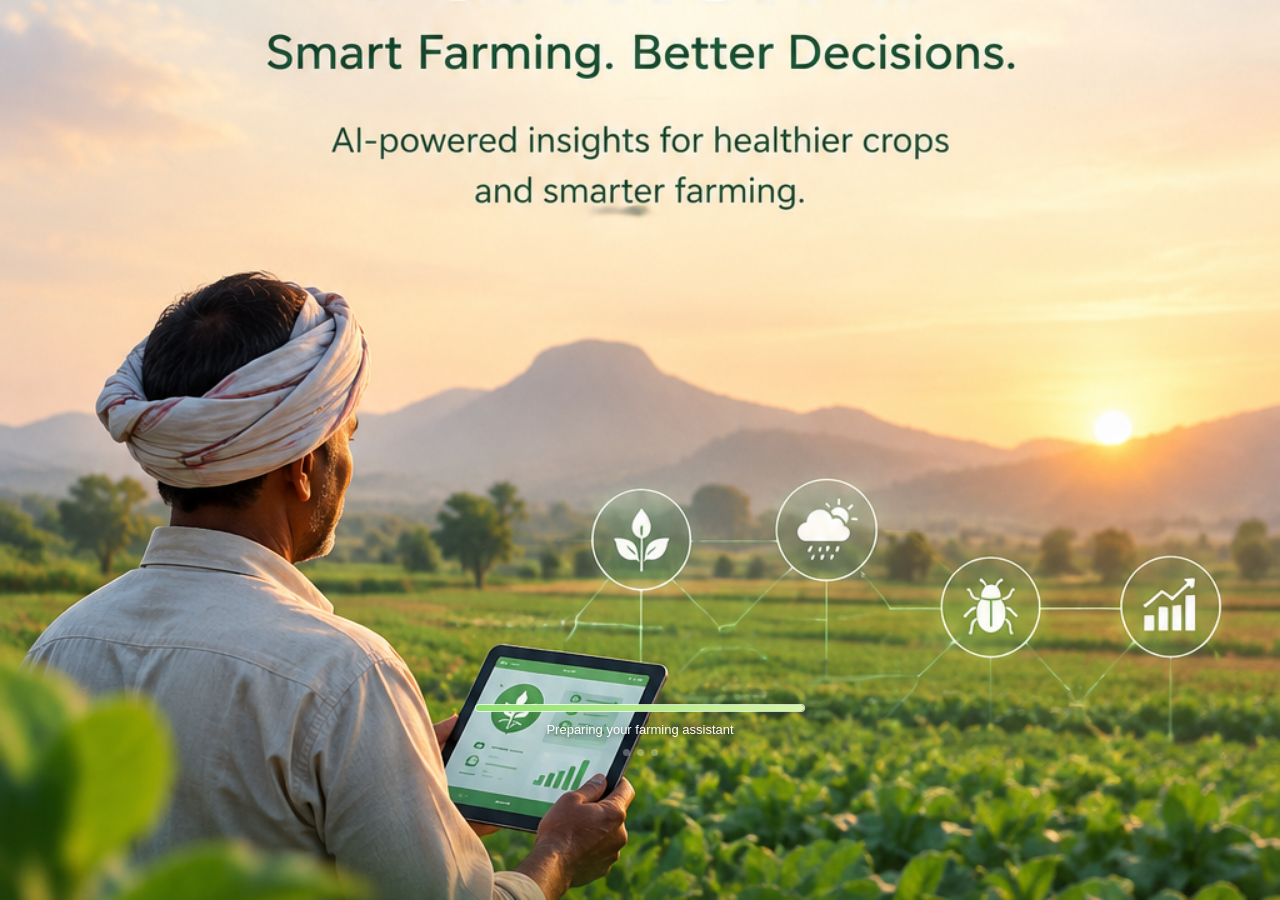
<file: index.html>
<!DOCTYPE html>
<html lang="en">

<head>

    <meta charset="UTF-8">

    <meta name="viewport"
          content="width=device-width, initial-scale=1.0">

    <title>FarmerAI</title>

    <link rel="stylesheet" href="style.css">

</head>


<body>


    <!-- =====================================================
         SPLASH SCREEN
    ====================================================== -->

    <section id="splash-screen">

        <img
            src="assets/logo/splash.png"
            alt="FarmerAI"
            class="splash-image"
        >

        <div class="real-loader">

            <div class="loading-bar">

                <div class="loading-progress"></div>

            </div>

            <p class="loading-text">
                Preparing your farming assistant
                <span class="typing-dots"></span>
            </p>

            <div class="loading-dots">

                <span></span>
                <span></span>
                <span></span>

            </div>

        </div>

    </section>



    <!-- =====================================================
         FARMER AI MAIN PAGE
    ====================================================== -->

    <section id="setup-screen">

        <div class="farmer-page">


            <!-- ================= HEADER ================= -->

            <header class="farmer-header">

                <div class="brand">

                    <span class="brand-icon">
                        🌾
                    </span>

                    <div>

                        <h2>FarmerAI</h2>

                        <p>Smart Farming Assistant</p>

                    </div>

                </div>

            </header>



            <!-- ================= MAIN ================= -->

            <main class="farmer-content">


                <!-- ================= HERO ================= -->

                <section class="hero-section">


                    <!-- LEFT SIDE TEXT -->

                    <div class="hero-text">

                        <div class="intro-badge">
                            ✨ AI-Powered Farming
                        </div>


                        <h1>

                            Your farm.
                            <br>

                            <span>Our intelligence.</span>

                        </h1>


                        <p>

                            Tell us about your farm and crop to receive
                            localized recommendations and AI-powered
                            farming insights.

                        </p>

                    </div>



                    <!-- RIGHT SIDE FARMER IMAGE -->

                    <div class="hero-image">

                        <img
                            src="assets/logo/farmer.png"
                            alt="Farmer working in a field"
                        >

                    </div>


                </section>



                <!-- ================= FOUR FEATURES ================= -->

                <section class="features-section">


                    <!-- ================= CARD 1 ================= -->

                    <div 
                    class="feature-card" 
                    onclick="window.location.href='crop.html'" 
                    >

                        <div class="feature-image">

                            <img
                                src="assets/logo/weather.jpeg"
                                alt="Crop Recommendations"
                            >

                        </div>


                        <div class="feature-content">

                            <div class="feature-icon">
                                🌱
                            </div>

                            <h2>
                                Crop Recommendations
                            </h2>

                            <p>
                                Get localized recommendations
                                for your crops.
                            </p>

                            <span class="feature-arrow">
                                Explore →
                            </span>

                        </div>

                    </div>



                    <!-- ================= CARD 2 ================= -->

                    <div
                    class="feature-card"
                    onclick="window.location.href='disease.html'"
                    >

                        <div class="feature-image">

                            <img
                                src="assets/logo/disease.jpeg"
                                alt="Disease Detection"
                            >

                        </div>


                        <div class="feature-content">

                            <div class="feature-icon">
                                📷
                            </div>

                            <h2>
                                Disease Detection
                            </h2>

                            <p>
                                Upload a leaf photo to check
                                for possible diseases.
                            </p>

                            <span class="feature-arrow">
                                Check Crop Health →
                            </span>

                        </div>

                    </div>



                    <!-- ================= CARD 3 ================= -->

                    <!-- ================= CARD 3 ================= -->

                    <div 
                        class="feature-card" 
                        onclick="window.location.href='market.html'"
                        style="cursor:pointer;"
                    >

                        <div class="feature-image">

                            <img
                                src="assets/logo/market.jpeg"
                                alt="Market Prices"
                            >

                        </div>


                        <div class="feature-content">

                            <div class="feature-icon">
                                💰
                            </div>

                            <h2>
                                Market Prices
                            </h2>

                            <p>
                                Check crop prices and
                                market trends.
                            </p>

                            <span class="feature-arrow">
                                View Market Prices →
                            </span>

                        </div>

                    </div>



                    <!-- ================= CARD 4 ================= -->

                    <div 
                    class="feature-card" 
                    onclick="window.location.href='schemes.html'"
                   >

                        <div class="feature-image">

                            <img
                                src="assets/logo/sceme.jpeg"
                                alt="Farmer Schemes"
                            >

                        </div>


                        <div class="feature-content">

                            <div class="feature-icon">
                                📋
                            </div>

                            <h2>
                                Farmer Schemes
                            </h2>

                            <p>
                                Discover government schemes
                                and farmer benefits.
                            </p>

                            <span class="feature-arrow">
                                Explore Schemes →
                            </span>

                        </div>

                    </div>


                </section>


            </main>

        </div>

    </section>



    <!-- ================= JAVASCRIPT ================= -->

    <script src="script.js"></script>
    <script>
if ("serviceWorker" in navigator) {
    navigator.serviceWorker.register("./service-worker.js")
    .then(() => {
        console.log("Crop Connect offline support enabled");
    })
    .catch(error => {
        console.log("Offline setup error:", error);
    });
}
</script>
<div id="offlineStatus"></div>

<script>
function checkConnection() {

    const status =
        document.getElementById("offlineStatus");

    if (navigator.onLine) {
        status.innerHTML = "🟢 Online";
        status.style.color = "green";
    } else {
        status.innerHTML =
            "🔴 Offline Mode — Using saved data";
        status.style.color = "red";
    }
}

window.addEventListener("online", checkConnection);
window.addEventListener("offline", checkConnection);

checkConnection();
</script>

</body>

</html>
</file>
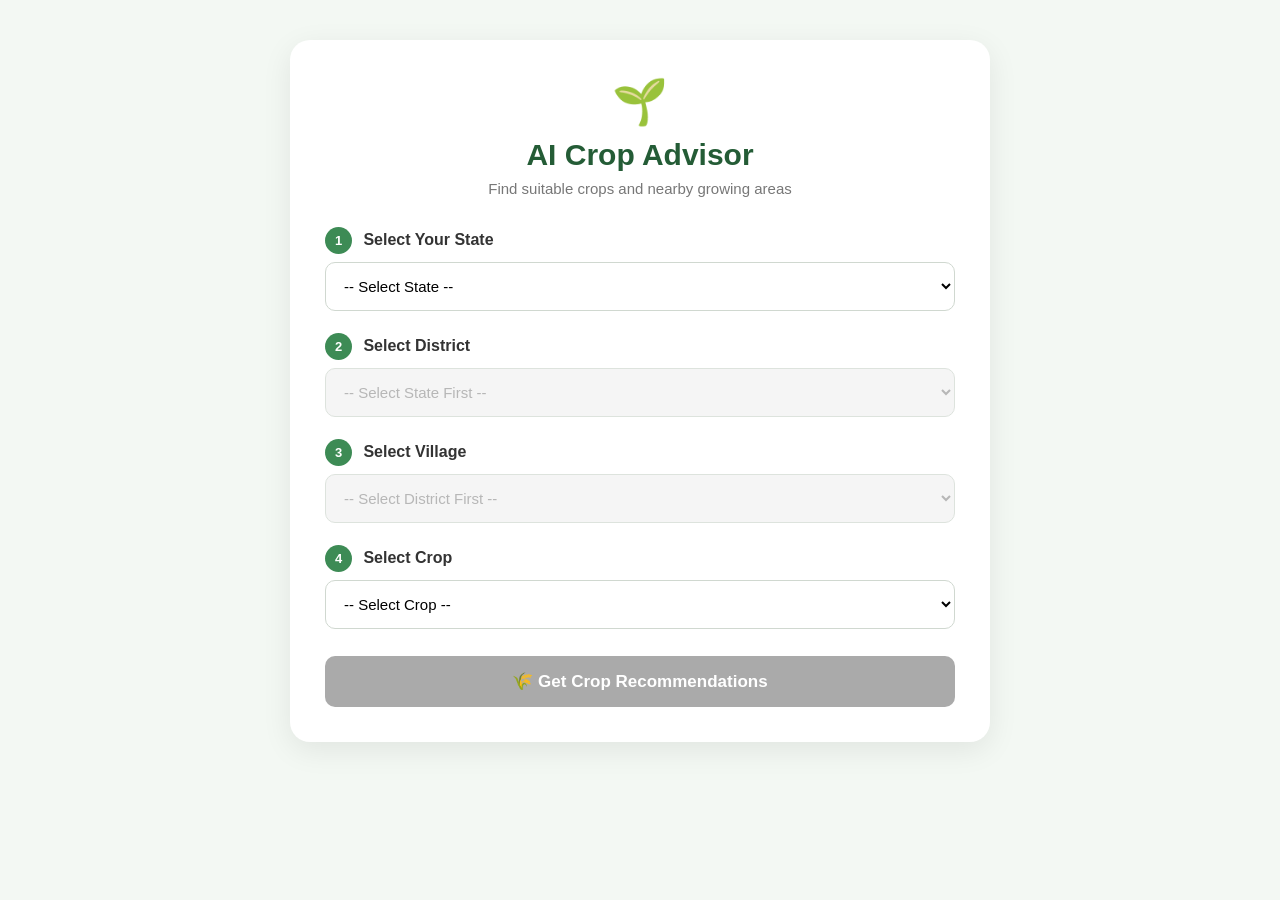
<file: crop.html>
<!DOCTYPE html>
<html lang="en">
<head>
<meta charset="UTF-8">
<meta name="viewport" content="width=device-width, initial-scale=1.0">

<title>AI Crop Advisor</title>

<style>

* {
    margin: 0;
    padding: 0;
    box-sizing: border-box;
    font-family: Arial, sans-serif;
}

body {
    background: #f3f8f3;
    min-height: 100vh;
    padding: 40px 20px;
}

.container {
    width: 100%;
    max-width: 700px;
    margin: auto;
    background: white;
    padding: 35px;
    border-radius: 20px;
    box-shadow: 0 8px 30px rgba(0,0,0,0.08);
}

.header {
    text-align: center;
    margin-bottom: 30px;
}

.header .icon {
    font-size: 45px;
    margin-bottom: 10px;
}

.header h1 {
    color: #245c36;
    font-size: 30px;
    margin-bottom: 8px;
}

.header p {
    color: #777;
    font-size: 15px;
}

.step {
    margin-bottom: 22px;
}

.step label {
    display: block;
    font-weight: bold;
    color: #333;
    margin-bottom: 8px;
}

.step-number {
    display: inline-flex;
    width: 27px;
    height: 27px;
    background: #3d8b55;
    color: white;
    border-radius: 50%;
    align-items: center;
    justify-content: center;
    font-size: 13px;
    margin-right: 7px;
}

select {
    width: 100%;
    padding: 14px;
    border: 1px solid #d0d8d0;
    border-radius: 10px;
    font-size: 15px;
    background: white;
    cursor: pointer;
    outline: none;
}

select:focus {
    border-color: #3d8b55;
    box-shadow: 0 0 0 3px rgba(61,139,85,0.1);
}

select:disabled {
    background: #f1f1f1;
    color: #999;
    cursor: not-allowed;
}

.recommend-btn {
    width: 100%;
    padding: 15px;
    margin-top: 5px;
    border: none;
    border-radius: 10px;
    background: #245c36;
    color: white;
    font-size: 17px;
    font-weight: bold;
    cursor: pointer;
    transition: 0.3s;
}

.recommend-btn:hover {
    background: #1c482b;
    transform: translateY(-1px);
}

.recommend-btn:disabled {
    background: #aaa;
    cursor: not-allowed;
    transform: none;
}

/* RESULTS */

.results {
    display: none;
    margin-top: 30px;
}

.results-title {
    color: #245c36;
    font-size: 23px;
    margin-bottom: 8px;
}

.location-summary {
    background: #f1f8f2;
    padding: 13px;
    border-radius: 9px;
    color: #555;
    margin-bottom: 20px;
}

.crop-main-card {
    background: #f7fbf7;
    border-left: 5px solid #3d8b55;
    padding: 20px;
    border-radius: 12px;
    margin-bottom: 20px;
}

.crop-main-card h3 {
    color: #245c36;
    font-size: 22px;
    margin-bottom: 8px;
}

.crop-main-card p {
    color: #666;
    line-height: 1.5;
}

.nearby-title {
    color: #333;
    font-size: 19px;
    margin-bottom: 12px;
}

.area-card {
    border: 1px solid #e0e5e0;
    border-radius: 12px;
    padding: 17px;
    margin-bottom: 12px;
    background: white;
}

.area-card h4 {
    color: #245c36;
    font-size: 17px;
    margin-bottom: 7px;
}

.area-card p {
    color: #666;
    font-size: 14px;
    margin: 5px 0;
}

.distance {
    display: inline-block;
    margin-top: 7px;
    padding: 5px 9px;
    background: #eaf5ec;
    color: #245c36;
    border-radius: 6px;
    font-size: 13px;
    font-weight: bold;
}

.info-box {
    margin-top: 20px;
    padding: 15px;
    background: #fff8e8;
    border-left: 4px solid #e3a72f;
    border-radius: 8px;
    color: #66501e;
    line-height: 1.5;
    font-size: 14px;
}

@media(max-width:600px) {

    .container {
        padding: 25px 20px;
    }

    .header h1 {
        font-size: 25px;
    }

}

</style>
</head>

<body>

<div class="container">

    <!-- HEADER -->

    <div class="header">

        <div class="icon">🌱</div>

        <h1>AI Crop Advisor</h1>

        <p>
            Find suitable crops and nearby growing areas
        </p>

    </div>


    <!-- STEP 1 -->

    <div class="step">

        <label>
            <span class="step-number">1</span>
            Select Your State
        </label>

        <select id="state">

            <option value="">
                -- Select State --
            </option>

            <option value="Maharashtra">
                Maharashtra
            </option>

            <option value="Karnataka">
                Karnataka
            </option>

            <option value="Gujarat">
                Gujarat
            </option>

            <option value="Madhya Pradesh">
                Madhya Pradesh
            </option>

            <option value="Uttar Pradesh">
                Uttar Pradesh
            </option>

        </select>

    </div>


    <!-- STEP 2 -->

    <div class="step">

        <label>
            <span class="step-number">2</span>
            Select District
        </label>

        <select id="district" disabled>

            <option>
                -- Select State First --
            </option>

        </select>

    </div>


    <!-- STEP 3 -->

    <div class="step">

        <label>
            <span class="step-number">3</span>
            Select Village
        </label>

        <select id="village" disabled>

            <option>
                -- Select District First --
            </option>

        </select>

    </div>


    <!-- STEP 4 -->

    <div class="step">

        <label>
            <span class="step-number">4</span>
            Select Crop
        </label>

        <select id="crop">

            <option value="">
                -- Select Crop --
            </option>

            <option value="Tomato">
                🍅 Tomato
            </option>

            <option value="Onion">
                🧅 Onion
            </option>

            <option value="Potato">
                🥔 Potato
            </option>

            <option value="Wheat">
                🌾 Wheat
            </option>

            <option value="Rice">
                🌾 Rice
            </option>

            <option value="Sugarcane">
                🎋 Sugarcane
            </option>

            <option value="Cotton">
                🌿 Cotton
            </option>

        </select>

    </div>


    <!-- BUTTON -->

    <button
        id="recommendBtn"
        class="recommend-btn"
        disabled>

        🌾 Get Crop Recommendations

    </button>


    <!-- RESULTS -->

    <div id="results" class="results">

        <h2 class="results-title">
            🌱 Crop Recommendation
        </h2>

        <div class="location-summary">

            📍 Your Location:
            <strong id="locationText"></strong>

        </div>


        <!-- SELECTED CROP -->

        <div class="crop-main-card">

            <h3 id="cropName">
                Tomato
            </h3>

            <p id="cropDescription">
                Loading crop information...
            </p>

        </div>


        <!-- NEARBY AREAS -->

        <h3 class="nearby-title">
            📍 Nearby Areas Where This Crop Is Found
        </h3>

        <div id="nearbyAreas"></div>


        <!-- INFORMATION -->

        <div class="info-box">

            💡 <strong>Farmer Tip:</strong>

            Nearby areas are shown first so that
            farmers can easily find locations where
            the selected crop is commonly cultivated
            or available.

        </div>

    </div>

</div>


<script>

/* ==========================================
   LOCATION DATA
   ========================================== */

const locationData = {

    "Maharashtra": {

        "Pune": [
            "Pune",
            "Haveli",
            "Khed",
            "Baramati",
            "Shirur",
            "Daund"
        ],

        "Nashik": [
            "Nashik",
            "Sinnar",
            "Igatpuri",
            "Dindori",
            "Niphad"
        ],

        "Nagpur": [
            "Nagpur",
            "Hingna",
            "Kamptee",
            "Katol",
            "Ramtek"
        ],

        "Kolhapur": [
            "Kolhapur",
            "Karveer",
            "Hatkanangale",
            "Shirol",
            "Panhala"
        ]

    },


    "Karnataka": {

        "Bangalore Urban": [
            "Bangalore",
            "Anekal",
            "Yelahanka"
        ],

        "Mysore": [
            "Mysore",
            "Hunsur",
            "Nanjangud"
        ],

        "Belgaum": [
            "Belgaum",
            "Gokak",
            "Bailhongal"
        ]

    },


    "Gujarat": {

        "Ahmedabad": [
            "Ahmedabad",
            "Daskroi",
            "Sanand"
        ],

        "Surat": [
            "Surat",
            "Bardoli",
            "Olpad"
        ]

    },


    "Madhya Pradesh": {

        "Indore": [
            "Indore",
            "Depalpur",
            "Sanwer"
        ],

        "Bhopal": [
            "Bhopal",
            "Berasia",
            "Phanda"
        ]

    },


    "Uttar Pradesh": {

        "Lucknow": [
            "Lucknow",
            "Mohan",
            "Malihabad"
        ],

        "Kanpur": [
            "Kanpur",
            "Bilhaur",
            "Ghatampur"
        ]

    }

};


/* ==========================================
   NEARBY CROP DATA
   ========================================== */

const cropData = {

    "Tomato": {

        description:
            "Tomato is commonly cultivated in many parts of Maharashtra. It grows well in suitable soil, temperature and irrigation conditions.",

        areas: {

            "Pune": [

                {
                    name: "Baramati",
                    distance: "Approx. 55 km",
                    market: "Baramati Agricultural Market"
                },

                {
                    name: "Khed",
                    distance: "Approx. 45 km",
                    market: "Khed Market"
                },

                {
                    name: "Shirur",
                    distance: "Approx. 65 km",
                    market: "Shirur Agricultural Market"
                }

            ],

            "Nashik": [

                {
                    name: "Niphad",
                    distance: "Approx. 40 km",
                    market: "Niphad Market"
                },

                {
                    name: "Dindori",
                    distance: "Approx. 35 km",
                    market: "Dindori Market"
                }

            ]

        }

    },


    "Onion": {

        description:
            "Onion is an important agricultural crop in Maharashtra. Nashik and nearby regions are well known for onion cultivation and markets.",

        areas: {

            "Pune": [

                {
                    name: "Baramati",
                    distance: "Approx. 55 km",
                    market: "Baramati Agricultural Market"
                },

                {
                    name: "Daund",
                    distance: "Approx. 65 km",
                    market: "Daund Market"
                }

            ],

            "Nashik": [

                {
                    name: "Lasalgaon",
                    distance: "Approx. 60 km",
                    market: "Lasalgaon APMC"
                },

                {
                    name: "Niphad",
                    distance: "Approx. 40 km",
                    market: "Niphad Market"
                }

            ]

        }

    },


    "Potato": {

        description:
            "Potato is a widely cultivated vegetable. It requires suitable soil, temperature and water availability.",

        areas: {

            "Pune": [

                {
                    name: "Khed",
                    distance: "Approx. 45 km",
                    market: "Khed Market"
                },

                {
                    name: "Shirur",
                    distance: "Approx. 65 km",
                    market: "Shirur Market"
                }

            ]

        }

    },


    "Wheat": {

        description:
            "Wheat is a major cereal crop and is generally cultivated during the rabi season under suitable climatic conditions.",

        areas: {

            "Pune": [

                {
                    name: "Baramati",
                    distance: "Approx. 55 km",
                    market: "Baramati Market"
                },

                {
                    name: "Daund",
                    distance: "Approx. 65 km",
                    market: "Daund Market"
                }

            ]

        }

    },


    "Rice": {

        description:
            "Rice generally requires adequate water availability and suitable soil and climatic conditions.",

        areas: {

            "Pune": [

                {
                    name: "Mulshi Region",
                    distance: "Approx. 40 km",
                    market: "Nearby agricultural market"
                }

            ],

            "Kolhapur": [

                {
                    name: "Karveer",
                    distance: "Approx. 15 km",
                    market: "Kolhapur Market"
                },

                {
                    name: "Shirol",
                    distance: "Approx. 30 km",
                    market: "Shirol Market"
                }

            ]

        }

    },


    "Sugarcane": {

        description:
            "Sugarcane requires a longer growing period and adequate water availability. It is an important commercial crop in parts of Maharashtra.",

        areas: {

            "Pune": [

                {
                    name: "Baramati",
                    distance: "Approx. 55 km",
                    market: "Baramati Agricultural Market"
                },

                {
                    name: "Daund",
                    distance: "Approx. 65 km",
                    market: "Daund Market"
                }

            ],

            "Kolhapur": [

                {
                    name: "Shirol",
                    distance: "Approx. 30 km",
                    market: "Shirol Market"
                }

            ]

        }

    },


    "Cotton": {

        description:
            "Cotton is an important commercial crop requiring suitable temperature, soil and water conditions.",

        areas: {

            "Nagpur": [

                {
                    name: "Katol",
                    distance: "Approx. 50 km",
                    market: "Katol Agricultural Market"
                },

                {
                    name: "Hingna",
                    distance: "Approx. 25 km",
                    market: "Hingna Market"
                }

            ]

        }

    }

};


/* ==========================================
   ELEMENTS
   ========================================== */

const stateSelect =
    document.getElementById("state");

const districtSelect =
    document.getElementById("district");

const villageSelect =
    document.getElementById("village");

const cropSelect =
    document.getElementById("crop");

const recommendBtn =
    document.getElementById("recommendBtn");

const results =
    document.getElementById("results");


/* ==========================================
   STATE → DISTRICT
   ========================================== */

stateSelect.addEventListener(
    "change",
    function() {

        const state = this.value;

        districtSelect.innerHTML =
            '<option value="">-- Select District --</option>';

        villageSelect.innerHTML =
            '<option value="">-- Select District First --</option>';

        districtSelect.disabled = true;
        villageSelect.disabled = true;

        recommendBtn.disabled = true;

        results.style.display = "none";


        if (!state) return;


        const districts =
            Object.keys(locationData[state]);


        districts.forEach(
            district => {

                const option =
                    document.createElement("option");

                option.value = district;
                option.textContent = district;

                districtSelect.appendChild(option);

            }
        );


        districtSelect.disabled = false;

    }
);


/* ==========================================
   DISTRICT → VILLAGE
   ========================================== */

districtSelect.addEventListener(
    "change",
    function() {

        const state =
            stateSelect.value;

        const district =
            this.value;


        villageSelect.innerHTML =
            '<option value="">-- Select Village --</option>';

        villageSelect.disabled = true;

        recommendBtn.disabled = true;


        if (!district) return;


        locationData[state][district]
        .forEach(
            village => {

                const option =
                    document.createElement("option");

                option.value = village;
                option.textContent = village;

                villageSelect.appendChild(option);

            }
        );


        villageSelect.disabled = false;

    }
);


/* ==========================================
   CHECK ALL FOUR OPTIONS
   ========================================== */

function checkForm() {

    if (
        stateSelect.value &&
        districtSelect.value &&
        villageSelect.value &&
        cropSelect.value
    ) {

        recommendBtn.disabled = false;

    }

    else {

        recommendBtn.disabled = true;

    }

}


villageSelect.addEventListener(
    "change",
    checkForm
);

cropSelect.addEventListener(
    "change",
    checkForm
);


/* ==========================================
   SHOW RECOMMENDATIONS
   ========================================== */

recommendBtn.addEventListener(
    "click",
    function() {

        const state =
            stateSelect.value;

        const district =
            districtSelect.value;

        const village =
            villageSelect.value;

        const crop =
            cropSelect.value;


        /* LOCATION */

        document.getElementById(
            "locationText"
        ).textContent =
            village +
            ", " +
            district +
            ", " +
            state;


        /* CROP NAME */

        document.getElementById(
            "cropName"
        ).textContent =
            "🌱 " + crop;


        /* DESCRIPTION */

        document.getElementById(
            "cropDescription"
        ).textContent =
            cropData[crop].description;


        /* NEARBY AREAS */

        const nearbyContainer =
            document.getElementById(
                "nearbyAreas"
            );


        nearbyContainer.innerHTML = "";


        let nearbyAreas = [];


        /*
           First try to find areas
           inside selected district.
        */

        if (
            cropData[crop].areas &&
            cropData[crop].areas[district]
        ) {

            nearbyAreas =
                cropData[crop].areas[district];

        }


        /*
           If no data is available
           for that district,
           show a message.
        */

        if (nearbyAreas.length === 0) {

            nearbyContainer.innerHTML = `

                <div class="area-card">

                    <h4>
                        📍 Nearby crop information
                    </h4>

                    <p>
                        Detailed nearby cultivation
                        data for ${crop} is not
                        available yet for ${district}.
                    </p>

                    <p>
                        This can be connected to a
                        real agricultural/location
                        database in the next version.
                    </p>

                </div>

            `;

        }


        /*
           Display available areas
        */

        nearbyAreas.forEach(
            area => {

                const card =
                    document.createElement("div");

                card.className =
                    "area-card";


                card.innerHTML = `

                    <h4>
                        📍 ${area.name}
                    </h4>

                    <p>
                        🏪 Market:
                        ${area.market}
                    </p>

                    <span class="distance">
                        📏 ${area.distance}
                    </span>

                `;


                nearbyContainer.appendChild(card);

            }
        );


        results.style.display =
            "block";


        /*
           Scroll to results
        */

        results.scrollIntoView({
            behavior: "smooth"
        });

    }
);

</script>

</body>
</html>
</file>
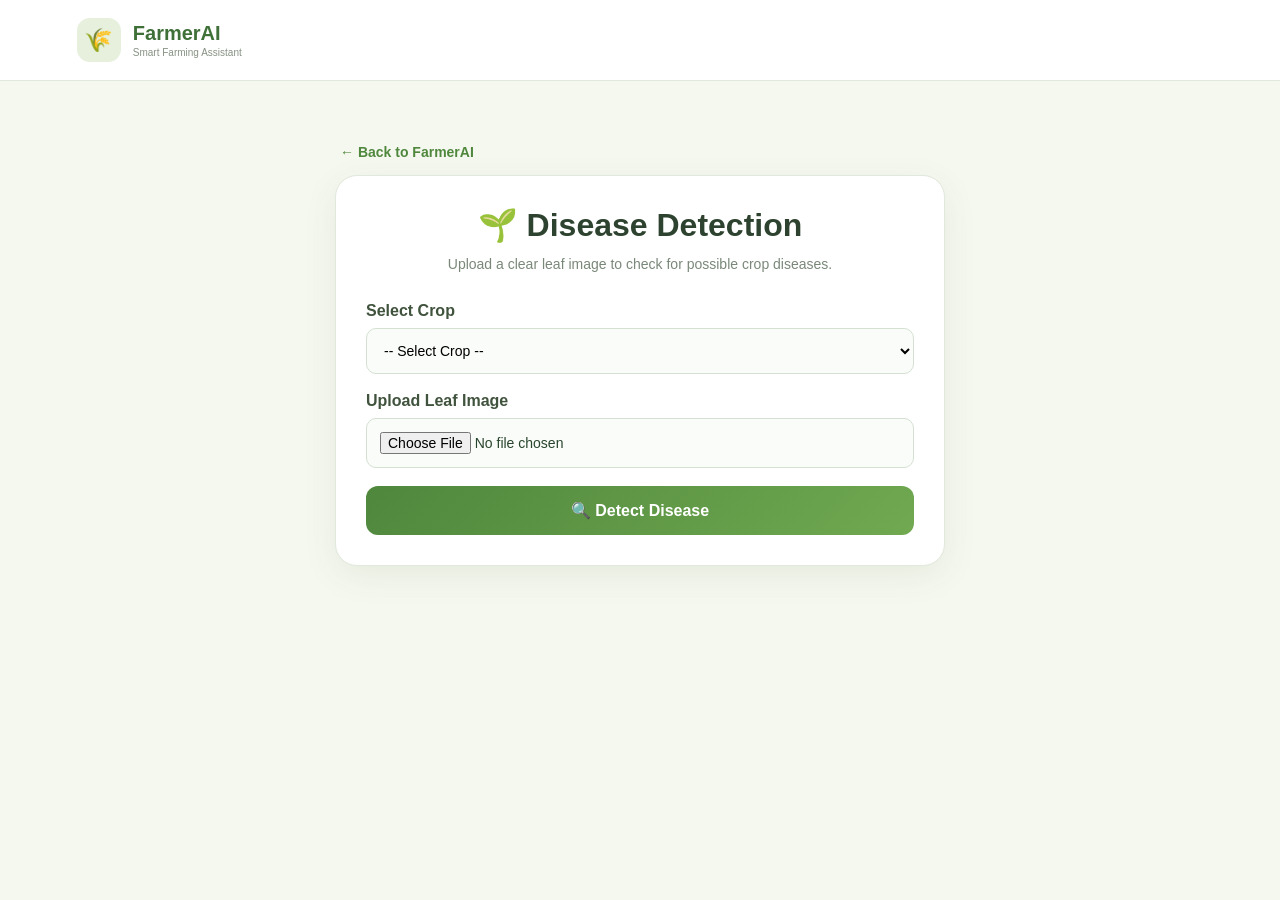
<file: disease.html>
<!DOCTYPE html>
<html lang="en">

<head>

    <meta charset="UTF-8">

    <meta name="viewport"
          content="width=device-width, initial-scale=1.0">

    <title>FarmerAI - Disease Detection</title>

    <style>

        * {
            box-sizing: border-box;
        }

        body {
            margin: 0;
            font-family: Arial, sans-serif;
            background: #f5f8ef;
            color: #29452d;
        }


        /* ================= HEADER ================= */

        .header {

            background: white;

            padding: 18px 6%;

            border-bottom: 1px solid #e1e8dc;

            display: flex;

            align-items: center;

            gap: 12px;

        }


        .logo-icon {

            width: 44px;
            height: 44px;

            display: flex;

            align-items: center;
            justify-content: center;

            background: #e6f0dc;

            border-radius: 13px;

            font-size: 23px;

        }


        .logo-text h2 {

            margin: 0;

            color: #3f7038;

            font-size: 20px;

        }


        .logo-text p {

            margin: 2px 0 0;

            color: #879284;

            font-size: 10px;

        }


        /* ================= CONTAINER ================= */

        .container {

            max-width: 650px;

            margin: 40px auto;

            padding: 0 20px;

        }


        /* ================= CARD ================= */

        .card {

            background: white;

            padding: 30px;

            border-radius: 22px;

            border: 1px solid #e1e8dc;

            box-shadow:
                0 10px 35px rgba(48, 76, 44, 0.08);

        }


        h1 {

            text-align: center;

            color: #2e432f;

            margin-top: 0;

            margin-bottom: 30px;

        }


        .subtitle {

            text-align: center;

            color: #7a8879;

            font-size: 14px;

            margin-top: -18px;

            margin-bottom: 30px;

        }


        /* ================= FORM ================= */

        label {

            display: block;

            font-weight: bold;

            margin: 18px 0 8px;

            color: #40533d;

        }


        select,
        input[type="file"] {

            width: 100%;

            padding: 13px;

            border: 1px solid #d5e1d0;

            border-radius: 10px;

            background: #fafcf9;

            font-size: 14px;

        }


        select:focus {

            outline: none;

            border-color: #6c9d54;

        }


        /* ================= PREVIEW ================= */

        .preview {

            width: 100%;

            max-height: 320px;

            object-fit: contain;

            margin-top: 18px;

            border-radius: 15px;

            display: none;

            border: 1px solid #dce7d7;

        }


        /* ================= BUTTON ================= */

        button {

            width: 100%;

            padding: 15px;

            margin-top: 18px;

            border: 0;

            border-radius: 12px;

            background: linear-gradient(
                135deg,
                #4f873d,
                #70a950
            );

            color: white;

            font-size: 16px;

            font-weight: bold;

            cursor: pointer;

        }


        button:hover {

            transform: translateY(-1px);

        }


        .remove {

            background: #edf5e9;

            color: #4f873d;

            border: 1px solid #b9cfb2;

            display: none;

        }


        /* ================= RESULT ================= */

        .result {

            display: none;

            margin-top: 25px;

            padding: 20px;

            border-radius: 15px;

            background: #f1f8ed;

            border: 1px solid #c8ddc0;

        }


        .result h2 {

            margin-top: 0;

            color: #3f7038;

            text-align: center;

        }


        .row {

            display: flex;

            justify-content: space-between;

            padding: 13px 0;

            border-bottom: 1px solid #d8e5d4;

        }


        .row:last-child {

            border-bottom: none;

        }


        .value {

            font-weight: bold;

            color: #3f8738;

        }


        /* ================= BACK ================= */

        .back-button {

            background: transparent;

            color: #4f873d;

            border: none;

            margin-bottom: 10px;

            padding: 5px;

            width: auto;

            font-size: 14px;

        }


        @media(max-width:600px) {

            .card {

                padding: 22px;

            }

            .container {

                margin-top: 25px;

            }

        }

    </style>

</head>


<body>


    <!-- ================= HEADER ================= -->

    <header class="header">

        <div class="logo-icon">
            🌾
        </div>

        <div class="logo-text">

            <h2>FarmerAI</h2>

            <p>Smart Farming Assistant</p>

        </div>

    </header>



    <!-- ================= MAIN ================= -->

    <div class="container">


        <button
            class="back-button"
            onclick="goBack()"
        >

            ← Back to FarmerAI

        </button>


        <div class="card">


            <h1>
                🌱 Disease Detection
            </h1>


            <p class="subtitle">

                Upload a clear leaf image to check
                for possible crop diseases.

            </p>


            <!-- CROP -->

            <label>
                Select Crop
            </label>


            <select id="crop">

                <option value="">
                    -- Select Crop --
                </option>

                <option value="Tomato">
                    Tomato
                </option>

                <option value="Potato">
                    Potato
                </option>

                <option value="Apple">
                    Apple
                </option>

                <option value="Corn">
                    Corn
                </option>

                <option value="Grape">
                    Grape
                </option>

                <option value="Pepper">
                    Pepper
                </option>

                <option value="Soybean">
                    Soybean
                </option>

            </select>



            <!-- IMAGE -->

            <label>
                Upload Leaf Image
            </label>


            <input
                type="file"
                id="leafImage"
                accept="image/*"
                onchange="showImage()"
            >


            <img
                id="preview"
                class="preview"
                alt="Leaf preview"
            >


            <button
                id="removeButton"
                class="remove"
                onclick="removeImage()"
            >

                Remove Image

            </button>



            <!-- DETECT -->

            <button onclick="detectDisease()">

                🔍 Detect Disease

            </button>



            <!-- RESULT -->

            <div
                id="result"
                class="result"
            >

                <h2>
                    Detection Result
                </h2>


                <div class="row">

                    <span>
                        Crop
                    </span>

                    <span
                        id="resultCrop"
                        class="value"
                    ></span>

                </div>


                <div class="row">

                    <span>
                        Possible Disease
                    </span>

                    <span
                        id="resultDisease"
                        class="value"
                    ></span>

                </div>


                <div class="row">

                    <span>
                        Confidence
                    </span>

                    <span
                        id="resultConfidence"
                        class="value"
                    ></span>

                </div>

            </div>


        </div>

    </div>



    <!-- ================= JAVASCRIPT ================= -->

    <script>

        function showImage() {

            const file =
                document.getElementById("leafImage").files[0];

            if (!file) {
                return;
            }

            const preview =
                document.getElementById("preview");

            const removeButton =
                document.getElementById("removeButton");

            const reader =
                new FileReader();


            reader.onload = function(event) {

                preview.src =
                    event.target.result;

                preview.style.display =
                    "block";

                removeButton.style.display =
                    "block";

            };


            reader.readAsDataURL(file);

        }



        function removeImage() {

            document.getElementById("leafImage").value = "";

            document.getElementById("preview").src = "";

            document.getElementById("preview").style.display =
                "none";

            document.getElementById("removeButton").style.display =
                "none";

            document.getElementById("result").style.display =
                "none";

        }



        function detectDisease() {

            const crop =
                document.getElementById("crop").value;

            const image =
                document.getElementById("leafImage").files[0];


            if (crop === "") {

                alert("Please select a crop.");

                return;

            }


            if (!image) {

                alert("Please upload a leaf image.");

                return;

            }


            let disease = "";
            let confidence = "";


            if (crop === "Tomato") {

                disease = "Early Blight";
                confidence = "94%";

            }

            else if (crop === "Potato") {

                disease = "Late Blight";
                confidence = "92%";

            }

            else if (crop === "Apple") {

                disease = "Apple Scab";
                confidence = "93%";

            }

            else if (crop === "Corn") {

                disease = "Common Rust";
                confidence = "91%";

            }

            else if (crop === "Grape") {

                disease = "Leaf Blight";
                confidence = "90%";

            }

            else if (crop === "Pepper") {

                disease = "Bacterial Spot";
                confidence = "89%";

            }

            else if (crop === "Soybean") {

                disease = "Healthy Leaf";
                confidence = "95%";

            }


            document.getElementById("resultCrop").textContent =
                crop;

            document.getElementById("resultDisease").textContent =
                disease;

            document.getElementById("resultConfidence").textContent =
                confidence;


            document.getElementById("result").style.display =
                "block";

        }



        function goBack() {

            window.location.href = "index.html";

        }

    </script>


</body>

</html>
</file>
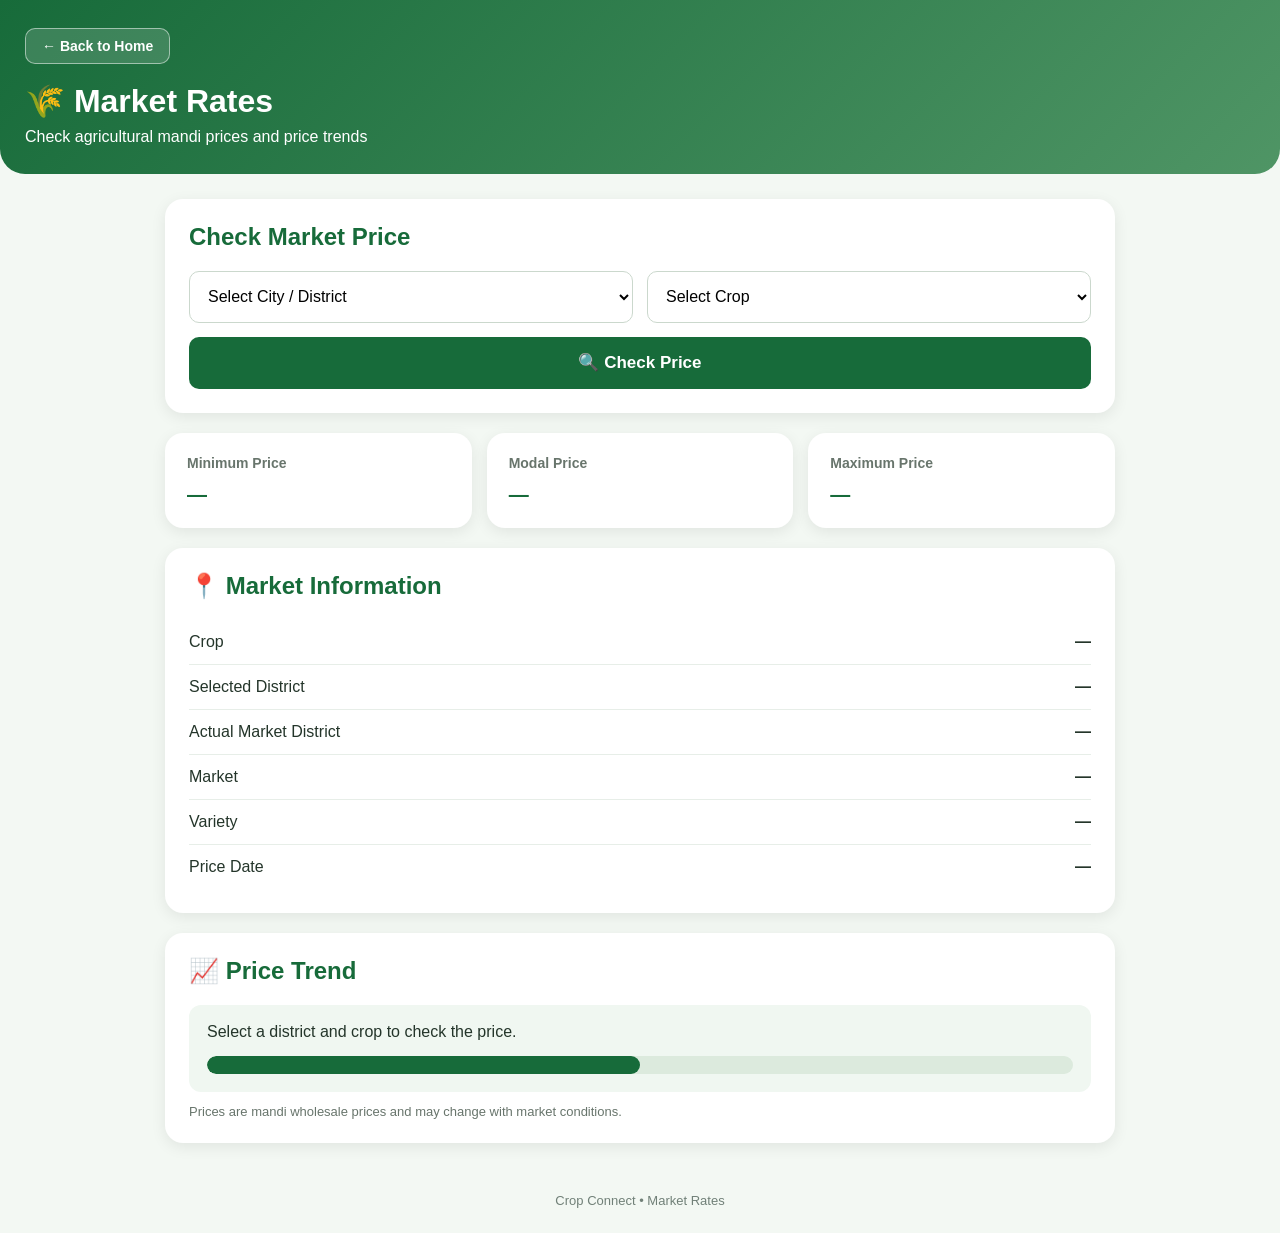
<file: market.html>
<!DOCTYPE html>
<html lang="en">
<head>
<meta charset="UTF-8">
<meta name="viewport" content="width=device-width, initial-scale=1.0">

<title>Crop Connect - Market Rates</title>

<style>

*{
    box-sizing:border-box;
}

body{
    margin:0;
    font-family:Arial, sans-serif;
    background:#f3f8f3;
    color:#24352a;
}


/* ================= HEADER ================= */

.header{
    background:linear-gradient(135deg,#176b3a,#4f9565);
    color:white;
    padding:28px 25px;
    border-radius:0 0 25px 25px;
}

.header h1{
    margin:0 0 8px;
    font-size:32px;
}

.header p{
    margin:0;
    font-size:16px;
}


/* ================= BACK BUTTON ================= */

.back-button{
    display:inline-block;

    width:auto;
    height:auto;

    padding:9px 16px;
    margin-bottom:18px;

    border:1px solid rgba(255,255,255,.5);
    border-radius:10px;

    background:rgba(255,255,255,.15);
    color:white;

    font-size:14px;
    font-weight:bold;

    cursor:pointer;
}

.back-button:hover{
    background:rgba(255,255,255,.25);
}


/* ================= CONTAINER ================= */

.container{
    width:92%;
    max-width:950px;
    margin:25px auto;
}


/* ================= CARD ================= */

.card{
    background:white;
    padding:24px;
    margin-bottom:20px;
    border-radius:18px;
    box-shadow:0 4px 15px rgba(0,0,0,.08);
}

.card h2{
    margin-top:0;
    color:#176b3a;
}


/* ================= FORM ================= */

.form{
    display:grid;
    grid-template-columns:1fr 1fr;
    gap:14px;
}

select{
    width:100%;
    height:52px;

    padding:0 14px;

    border:1px solid #cbd8cd;
    border-radius:10px;

    background:white;

    font-size:16px;
}


/* ================= CHECK BUTTON ================= */

#checkButton{
    grid-column:1 / 3;

    height:52px;

    border:0;
    border-radius:10px;

    background:#176b3a;
    color:white;

    font-size:17px;
    font-weight:bold;

    cursor:pointer;
}

#checkButton:hover{
    background:#0d542d;
}


/* ================= STATUS / ERROR ================= */

.status,
.error{
    display:none;

    margin-top:15px;
    padding:13px;

    border-radius:10px;
}

.status{
    background:#e8f6eb;
    color:#176b3a;
}

.error{
    background:#ffeded;
    color:#a32323;
}


/* ================= PRICE CARDS ================= */

.price-grid{
    display:grid;
    grid-template-columns:repeat(3,1fr);

    gap:15px;

    margin-bottom:20px;
}

.price-card{
    background:white;

    padding:22px;

    border-radius:18px;

    box-shadow:0 4px 15px rgba(0,0,0,.08);
}

.price-card h3{
    margin:0 0 12px;

    font-size:14px;

    color:#68756c;
}

.price-card p{
    margin:0;

    font-size:20px;

    font-weight:bold;

    color:#176b3a;
}


/* ================= MARKET INFORMATION ================= */

.info-row{
    display:flex;

    justify-content:space-between;

    gap:20px;

    padding:13px 0;

    border-bottom:1px solid #e7eee8;
}

.info-row:last-child{
    border-bottom:0;
}

.info-row strong{
    text-align:right;
}


/* ================= TREND ================= */

.trend{
    background:#f0f7f1;

    padding:18px;

    border-radius:12px;
}

.trend-bar{
    height:18px;

    background:#dceadd;

    border-radius:20px;

    overflow:hidden;

    margin-top:15px;
}

.trend-fill{
    height:100%;

    width:50%;

    background:#176b3a;

    border-radius:20px;

    transition:.5s;
}


/* ================= NOTE ================= */

.note{
    font-size:13px;

    color:#68756c;

    margin-top:12px;
}


/* ================= FOOTER ================= */

.footer{
    text-align:center;

    padding:25px;

    color:#718078;

    font-size:13px;
}


/* ================= MOBILE ================= */

@media(max-width:650px){

    .form{
        grid-template-columns:1fr;
    }

    #checkButton{
        grid-column:1;
    }

    .price-grid{
        grid-template-columns:1fr;
    }

    .header h1{
        font-size:27px;
    }

    .container{
        width:94%;
    }

    .info-row{
        font-size:14px;
    }

}

</style>
</head>


<body>


<!-- ================= HEADER ================= -->

<div class="header">

    <!-- BACK BUTTON -->

    <button
        class="back-button"
        onclick="window.location.href='index.html'"
    >
        ← Back to Home
    </button>


    <h1>🌾 Market Rates</h1>

    <p>
        Check agricultural mandi prices and price trends
    </p>

</div>



<div class="container">


    <!-- ================= SEARCH CARD ================= -->

    <div class="card">

        <h2>Check Market Price</h2>

        <div class="form">

            <select id="city">

                <option value="">
                    Select City / District
                </option>

                <option value="Pune">Pune</option>
                <option value="Nashik">Nashik</option>
                <option value="Nagpur">Nagpur</option>
                <option value="Ahmednagar">Ahmednagar</option>
                <option value="Aurangabad">Aurangabad</option>
                <option value="Kolhapur">Kolhapur</option>
                <option value="Solapur">Solapur</option>
                <option value="Satara">Satara</option>
                <option value="Sangli">Sangli</option>
                <option value="Jalgaon">Jalgaon</option>
                <option value="Dhule">Dhule</option>
                <option value="Amravati">Amravati</option>
                <option value="Akola">Akola</option>
                <option value="Latur">Latur</option>
                <option value="Nanded">Nanded</option>
                <option value="Beed">Beed</option>
                <option value="Osmanabad">Osmanabad</option>
                <option value="Ratnagiri">Ratnagiri</option>
                <option value="Sindhudurg">Sindhudurg</option>
                <option value="Wardha">Wardha</option>
                <option value="Yavatmal">Yavatmal</option>
                <option value="Buldhana">Buldhana</option>

            </select>


            <select id="crop">

                <option value="">
                    Select Crop
                </option>

                <option value="Onion">Onion</option>
                <option value="Tomato">Tomato</option>
                <option value="Potato">Potato</option>
                <option value="Wheat">Wheat</option>
                <option value="Rice">Rice</option>
                <option value="Soyabean">Soyabean</option>
                <option value="Cotton">Cotton</option>

            </select>


            <button
                id="checkButton"
                type="button"
            >
                🔍 Check Price
            </button>

        </div>


        <div
            id="status"
            class="status"
        ></div>


        <div
            id="error"
            class="error"
        ></div>

    </div>



    <!-- ================= PRICE CARDS ================= -->

    <div class="price-grid">


        <div class="price-card">

            <h3>
                Minimum Price
            </h3>

            <p id="minPrice">
                —
            </p>

        </div>


        <div class="price-card">

            <h3>
                Modal Price
            </h3>

            <p id="modalPrice">
                —
            </p>

        </div>


        <div class="price-card">

            <h3>
                Maximum Price
            </h3>

            <p id="maxPrice">
                —
            </p>

        </div>

    </div>



    <!-- ================= MARKET INFORMATION ================= -->

    <div class="card">

        <h2>
            📍 Market Information
        </h2>


        <div class="info-row">

            <span>
                Crop
            </span>

            <strong id="cropInfo">
                —
            </strong>

        </div>


        <div class="info-row">

            <span>
                Selected District
            </span>

            <strong id="selectedDistrictInfo">
                —
            </strong>

        </div>


        <div class="info-row">

            <span>
                Actual Market District
            </span>

            <strong id="districtInfo">
                —
            </strong>

        </div>


        <div class="info-row">

            <span>
                Market
            </span>

            <strong id="marketInfo">
                —
            </strong>

        </div>


        <div class="info-row">

            <span>
                Variety
            </span>

            <strong id="varietyInfo">
                —
            </strong>

        </div>


        <div class="info-row">

            <span>
                Price Date
            </span>

            <strong id="dateInfo">
                —
            </strong>

        </div>

    </div>



    <!-- ================= PRICE TREND ================= -->

    <div class="card">

        <h2>
            📈 Price Trend
        </h2>


        <div class="trend">

            <div id="trendText">

                Select a district and crop
                to check the price.

            </div>


            <div class="trend-bar">

                <div
                    id="trendFill"
                    class="trend-fill"
                ></div>

            </div>

        </div>


        <div class="note">

            Prices are mandi wholesale prices
            and may change with market conditions.

        </div>

    </div>

</div>



<!-- ================= FOOTER ================= -->

<div class="footer">

    Crop Connect • Market Rates

</div>



<script>

/* ==============================
   API
============================== */

const API =
"https://mandi-api.onrender.com/v1/prices";



/* ==============================
   BUTTON EVENT
============================== */

document
    .getElementById("checkButton")
    .addEventListener(
        "click",
        checkPrice
    );



/* ==============================
   CHECK PRICE
============================== */

function checkPrice(){

    const city =
        document
        .getElementById("city")
        .value;


    const crop =
        document
        .getElementById("crop")
        .value;


    const status =
        document
        .getElementById("status");


    const error =
        document
        .getElementById("error");



    /* CITY VALIDATION */

    if(!city){

        showError(
            "Please select a city / district."
        );

        return;
    }



    /* CROP VALIDATION */

    if(!crop){

        showError(
            "Please select a crop."
        );

        return;
    }



    error.style.display =
        "none";


    status.style.display =
        "block";


    status.innerHTML =
        "⏳ Checking " +
        crop +
        " prices...";



    /* API URL */

    const url =
        API +
        "?state=Maharashtra&commodity=" +
        encodeURIComponent(crop);



    /* FETCH API */

    fetch(url)

    .then(function(response){

        if(!response.ok){

            throw new Error(
                "API Error " +
                response.status
            );

        }

        return response.json();

    })


    .then(function(result){

        if(
            !result ||
            !Array.isArray(result.data) ||
            result.data.length === 0
        ){

            throw new Error(
                "No price records available."
            );

        }


        const records =
            result.data;



        /* ==========================
           FIND SELECTED DISTRICT
        ========================== */

        let selectedRecords =
            records.filter(
                function(item){

                    if(!item.district){
                        return false;
                    }


                    return sameDistrict(
                        city,
                        item.district
                    );

                }
            );



        /* ==========================
           EXACT / ALIAS MATCH
        ========================== */

        if(
            selectedRecords.length > 0
        ){

            displayRecord(
                selectedRecords[0],
                city,
                false
            );


            status.innerHTML =
                "✅ Price found for " +
                city +
                " — " +
                crop;


            return;
        }



        /* ==========================
           NO DISTRICT RECORD
        ========================== */

        const latest =
            getLatestRecord(
                records
            );


        displayRecord(
            latest,
            city,
            true
        );


        status.innerHTML =
            "ℹ️ No current " +
            crop +
            " record was found for " +
            city +
            ". Showing the latest available Maharashtra market price.";

    })


    .catch(function(errorObject){

        console.log(errorObject);


        status.style.display =
            "none";


        showError(
            "Unable to get market data right now. Please try again."
        );

    });

}



/* ==============================
   DISTRICT MATCHING
============================== */

function sameDistrict(
    selected,
    actual
){

    const a =
        normalize(selected);


    const b =
        normalize(actual);



    if(
        b.includes(a) ||
        a.includes(b)
    ){

        return true;

    }



    const aliases = {

        "ahmednagar":[
            "ahmednagar",
            "ahilyanagar"
        ],

        "aurangabad":[
            "aurangabad",
            "chhatrapati sambhajinagar",
            "sambhajinagar"
        ],

        "osmanabad":[
            "osmanabad",
            "dharashiv"
        ]

    };



    if(aliases[a]){

        return aliases[a].some(
            function(name){

                return b.includes(
                    normalize(name)
                );

            }
        );

    }


    return false;

}



/* ==============================
   NORMALIZE
============================== */

function normalize(text){

    return String(text)
        .toLowerCase()
        .trim()
        .replace(/\s+/g," ");

}



/* ==============================
   GET LATEST RECORD
============================== */

function getLatestRecord(
    records
){

    return records.reduce(
        function(
            latest,
            current
        ){

            if(!latest){

                return current;

            }


            const latestDate =
                new Date(
                    latest.arrival_date ||
                    "1900-01-01"
                );


            const currentDate =
                new Date(
                    current.arrival_date ||
                    "1900-01-01"
                );


            if(
                currentDate >
                latestDate
            ){

                return current;

            }


            return latest;

        },
        null
    );

}



/* ==============================
   DISPLAY RECORD
============================== */

function displayRecord(
    item,
    selectedCity,
    fallback
){

    document
        .getElementById("minPrice")
        .innerHTML =
        formatPrice(
            item.min_price
        );



    document
        .getElementById("modalPrice")
        .innerHTML =
        formatPrice(
            item.modal_price
        );



    document
        .getElementById("maxPrice")
        .innerHTML =
        formatPrice(
            item.max_price
        );



    document
        .getElementById("cropInfo")
        .innerHTML =
        item.commodity || "—";



    document
        .getElementById(
            "selectedDistrictInfo"
        )
        .innerHTML =
        selectedCity;



    document
        .getElementById("districtInfo")
        .innerHTML =
        item.district || "—";



    document
        .getElementById("marketInfo")
        .innerHTML =
        item.market || "—";



    document
        .getElementById("varietyInfo")
        .innerHTML =
        item.variety || "—";



    document
        .getElementById("dateInfo")
        .innerHTML =
        item.arrival_date || "—";



    /* ==========================
       PRICE POSITION
    ========================== */

    const min =
        Number(
            item.min_price
        );


    const modal =
        Number(
            item.modal_price
        );


    const max =
        Number(
            item.max_price
        );



    let percentage = 50;



    if(
        !isNaN(min) &&
        !isNaN(modal) &&
        !isNaN(max) &&
        max > min
    ){

        percentage =
            (
                (modal - min) /
                (max - min)
            ) * 100;

    }



    percentage =
        Math.max(
            5,
            Math.min(
                100,
                percentage
            )
        );



    document
        .getElementById(
            "trendFill"
        )
        .style.width =
        percentage + "%";



    const trendText =
        document
        .getElementById(
            "trendText"
        );



    if(fallback){

        trendText.innerHTML =
            "⚠️ No current record was found for " +
            "<b>" +
            selectedCity +
            "</b>. " +
            "The displayed price is from " +
            "<b>" +
            (
                item.market ||
                item.district ||
                "another Maharashtra market"
            ) +
            "</b>.";

    }

    else{

        trendText.innerHTML =
            "📈 Current modal price: <b>" +
            formatPrice(
                item.modal_price
            ) +
            "</b>";

    }

}



/* ==============================
   FORMAT PRICE
============================== */

function formatPrice(
    value
){

    if(
        value === null ||
        value === undefined ||
        value === ""
    ){

        return "—";

    }



    const number =
        Number(value);



    if(isNaN(number)){

        return "—";

    }



    return (
        "₹" +
        number.toLocaleString("en-IN") +
        " / quintal"
    );

}



/* ==============================
   ERROR
============================== */

function showError(
    message
){

    const error =
        document
        .getElementById(
            "error"
        );


    const status =
        document
        .getElementById(
            "status"
        );


    status.style.display =
        "none";


    error.innerHTML =
        "⚠️ " +
        message;


    error.style.display =
        "block";

}

</script>

</body>
</html>
</file>
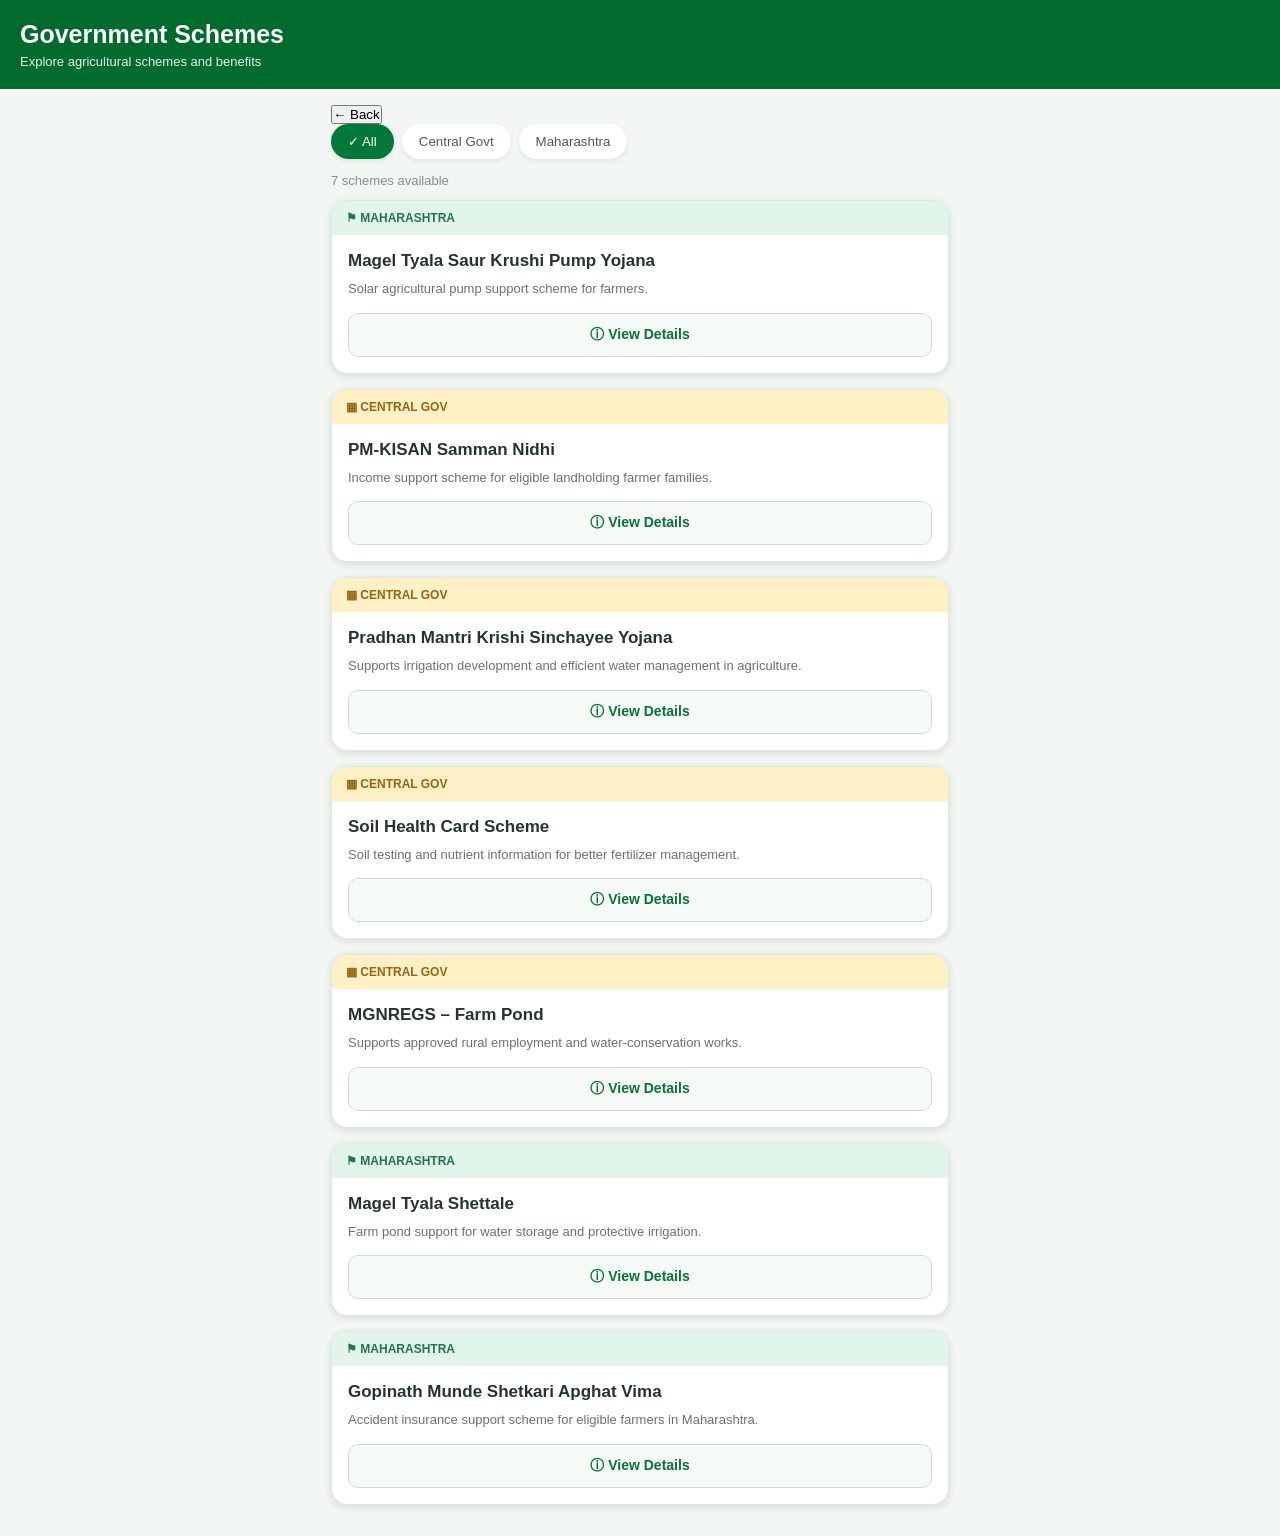
<file: schemes.html>
<!DOCTYPE html>
<html lang="en">
<head>

<meta charset="UTF-8">
<meta name="viewport" content="width=device-width, initial-scale=1.0">

<title>Crop Advisor - Government Schemes</title>

<style>

*{
    box-sizing:border-box;
    margin:0;
    padding:0;
    font-family:Arial,sans-serif;
}

body{
    background:#f2f7f4;
    color:#26352c;
}

/* HEADER */

.header{
    background:#006b2d;
    color:white;
    padding:20px;
}

.header h1{
    font-size:25px;
}

.header p{
    margin-top:5px;
    font-size:13px;
    opacity:.9;
}

/* CONTAINER */

.container{
    max-width:650px;
    margin:auto;
    padding:16px;
}

/* FILTER */

.filters{
    display:flex;
    gap:8px;
    margin-bottom:14px;
}

.filter{
    border:none;
    padding:10px 17px;
    border-radius:22px;
    background:white;
    color:#555;
    cursor:pointer;
    box-shadow:0 2px 5px rgba(0,0,0,.08);
}

.filter.active{
    background:#00783a;
    color:white;
}

.count{
    color:#858e89;
    font-size:13px;
    margin-bottom:12px;
}

/* CARD */

.scheme{
    background:white;
    border-radius:16px;
    margin-bottom:15px;
    overflow:hidden;
    box-shadow:0 2px 8px rgba(0,0,0,.12);
    border:1px solid #e1e8e3;
}

.scheme-label{
    padding:10px 14px;
    background:#e2f5eb;
    color:#27734b;
    font-size:12px;
    font-weight:bold;
}

.scheme-label.central{
    background:#fff1c5;
    color:#956514;
}

.scheme-content{
    padding:16px;
}

.scheme-title{
    font-size:17px;
    font-weight:bold;
    margin-bottom:8px;
}

.scheme-description{
    font-size:13px;
    line-height:1.5;
    color:#68736c;
}

/* BUTTON */

.details-btn{
    width:100%;
    margin-top:14px;
    padding:12px;
    border-radius:10px;
    border:1px solid #cfdcd2;
    background:#f6faf7;
    color:#087237;
    font-size:14px;
    font-weight:bold;
    cursor:pointer;
}

.details-btn:hover{
    background:#e4f3e7;
}

/* DETAILS */

.details-box{
    display:none;
    padding:16px;
    background:#f7fbf8;
    border-top:1px solid #dce8df;
}

.details-box h3{
    color:#087237;
    font-size:14px;
    margin-bottom:5px;
    margin-top:12px;
}

.details-box h3:first-child{
    margin-top:0;
}

.details-box p{
    color:#59655d;
    font-size:13px;
    line-height:1.55;
}

/* NO RESULT */

.no-result{
    display:none;
    text-align:center;
    padding:30px;
    color:#777;
}

</style>

</head>


<body>


<!-- HEADER -->

<div class="header">

    <h1>Government Schemes</h1>

    <p>Explore agricultural schemes and benefits</p>

</div>

<div class="container">

<!-- BACK BUTTON -->
<button class="back-btn" onclick="history.back()">
    ← Back
</button>


<!-- FILTER BUTTONS -->

<div class="filters">

    <button
        id="allBtn"
        class="filter active"
        onclick="showAll()">
        ✓ All
    </button>

    <button
        id="centralBtn"
        class="filter"
        onclick="showCentral()">
        Central Govt
    </button>

    <button
        id="maharashtraBtn"
        class="filter"
        onclick="showMaharashtra()">
        Maharashtra
    </button>

</div>


<div id="count" class="count">
    7 schemes available
</div>


<!-- ================================================= -->
<!-- SCHEME 1 -->
<!-- ================================================= -->

<div class="scheme maharashtra">

    <div class="scheme-label">
        ⚑ MAHARASHTRA
    </div>

    <div class="scheme-content">

        <div class="scheme-title">
            Magel Tyala Saur Krushi Pump Yojana
        </div>

        <div class="scheme-description">
            Solar agricultural pump support scheme for farmers.
        </div>

        <button
            class="details-btn"
            onclick="toggleDetails('details1',this)">
            ⓘ View Details
        </button>

    </div>

    <div id="details1" class="details-box">

        <h3>Purpose</h3>

        <p>
            Supports farmers in using solar-powered irrigation
            systems for agricultural activities.
        </p>

        <h3>Benefits</h3>

        <p>
            Eligible farmers can receive support for solar
            agricultural pump systems according to applicable
            Maharashtra Government guidelines.
        </p>

        <h3>Eligibility</h3>

        <p>
            Eligibility depends on farmer, land and irrigation
            conditions specified by the applicable scheme guidelines.
        </p>

    </div>

</div>


<!-- ================================================= -->
<!-- SCHEME 2 -->
<!-- ================================================= -->

<div class="scheme central">

    <div class="scheme-label central">
        ▦ CENTRAL GOV
    </div>

    <div class="scheme-content">

        <div class="scheme-title">
            PM-KISAN Samman Nidhi
        </div>

        <div class="scheme-description">
            Income support scheme for eligible landholding
            farmer families.
        </div>

        <button
            class="details-btn"
            onclick="toggleDetails('details2',this)">
            ⓘ View Details
        </button>

    </div>

    <div id="details2" class="details-box">

        <h3>Purpose</h3>

        <p>
            Provides income support to eligible landholding
            farmer families.
        </p>

        <h3>Benefits</h3>

        <p>
            Eligible farmer families receive ₹6,000 per year
            in three equal installments through direct benefit
            transfer.
        </p>

        <h3>Eligibility</h3>

        <p>
            The scheme has eligibility conditions and exclusion
            categories. Farmer families are identified according
            to the scheme guidelines.
        </p>

    </div>

</div>


<!-- ================================================= -->
<!-- SCHEME 3 -->
<!-- ================================================= -->

<div class="scheme central">

    <div class="scheme-label central">
        ▦ CENTRAL GOV
    </div>

    <div class="scheme-content">

        <div class="scheme-title">
            Pradhan Mantri Krishi Sinchayee Yojana
        </div>

        <div class="scheme-description">
            Supports irrigation development and efficient
            water management in agriculture.
        </div>

        <button
            class="details-btn"
            onclick="toggleDetails('details3',this)">
            ⓘ View Details
        </button>

    </div>

    <div id="details3" class="details-box">

        <h3>Purpose</h3>

        <p>
            The scheme aims to expand irrigation coverage,
            improve on-farm water-use efficiency and reduce
            wastage of water.
        </p>

        <h3>Benefits</h3>

        <p>
            Supports irrigation development, water conservation
            and efficient irrigation practices.
        </p>

        <h3>Eligibility</h3>

        <p>
            Eligibility and support depend on the specific
            component and implementing authority.
        </p>

    </div>

</div>


<!-- ================================================= -->
<!-- SCHEME 4 -->
<!-- ================================================= -->

<div class="scheme central">

    <div class="scheme-label central">
        ▦ CENTRAL GOV
    </div>

    <div class="scheme-content">

        <div class="scheme-title">
            Soil Health Card Scheme
        </div>

        <div class="scheme-description">
            Soil testing and nutrient information for better
            fertilizer management.
        </div>

        <button
            class="details-btn"
            onclick="toggleDetails('details4',this)">
            ⓘ View Details
        </button>

    </div>

    <div id="details4" class="details-box">

        <h3>Purpose</h3>

        <p>
            Helps farmers understand the nutrient status and
            health of their agricultural soil.
        </p>

        <h3>Benefits</h3>

        <p>
            The Soil Health Card provides soil nutrient information
            and recommendations for fertilizer quantities and
            required soil amendments.
        </p>

        <h3>Information Provided</h3>

        <p>
            The card covers parameters such as pH, electrical
            conductivity, organic carbon and macro and
            micronutrients.
        </p>

    </div>

</div>


<!-- ================================================= -->
<!-- SCHEME 5 -->
<!-- ================================================= -->

<div class="scheme central">

    <div class="scheme-label central">
        ▦ CENTRAL GOV
    </div>

    <div class="scheme-content">

        <div class="scheme-title">
            MGNREGS – Farm Pond
        </div>

        <div class="scheme-description">
            Supports approved rural employment and
            water-conservation works.
        </div>

        <button
            class="details-btn"
            onclick="toggleDetails('details5',this)">
            ⓘ View Details
        </button>

    </div>

    <div id="details5" class="details-box">

        <h3>Purpose</h3>

        <p>
            Supports rural livelihood security and approved
            works related to water conservation and
            rural asset creation.
        </p>

        <h3>Benefits</h3>

        <p>
            Eligible rural households can receive wage employment
            for approved works under MGNREGA.
        </p>

        <h3>Eligibility</h3>

        <p>
            Eligibility follows the applicable MGNREGA rules
            and local implementation requirements.
        </p>

    </div>

</div>


<!-- ================================================= -->
<!-- SCHEME 6 -->
<!-- ================================================= -->

<div class="scheme maharashtra">

    <div class="scheme-label">
        ⚑ MAHARASHTRA
    </div>

    <div class="scheme-content">

        <div class="scheme-title">
            Magel Tyala Shettale
        </div>

        <div class="scheme-description">
            Farm pond support for water storage and
            protective irrigation.
        </div>

        <button
            class="details-btn"
            onclick="toggleDetails('details6',this)">
            ⓘ View Details
        </button>

    </div>

    <div id="details6" class="details-box">

        <h3>Purpose</h3>

        <p>
            Encourages farm-level water storage through
            farm ponds to support agricultural irrigation.
        </p>

        <h3>Benefits</h3>

        <p>
            Eligible farmers may receive financial assistance
            according to the applicable Maharashtra scheme
            guidelines.
        </p>

        <h3>Eligibility</h3>

        <p>
            Eligibility depends on landholding and other
            conditions specified by the Maharashtra Government.
        </p>

    </div>

</div>


<!-- ================================================= -->
<!-- SCHEME 7 -->
<!-- ================================================= -->

<div class="scheme maharashtra">

    <div class="scheme-label">
        ⚑ MAHARASHTRA
    </div>

    <div class="scheme-content">

        <div class="scheme-title">
            Gopinath Munde Shetkari Apghat Vima
        </div>

        <div class="scheme-description">
            Accident insurance support scheme for eligible
            farmers in Maharashtra.
        </div>

        <button
            class="details-btn"
            onclick="toggleDetails('details7',this)">
            ⓘ View Details
        </button>

    </div>

    <div id="details7" class="details-box">

        <h3>Purpose</h3>

        <p>
            Provides financial protection to eligible farmers
            and their families in covered accidental situations.
        </p>

        <h3>Benefits</h3>

        <p>
            Financial assistance is provided according to the
            applicable insurance scheme conditions.
        </p>

        <h3>Eligibility</h3>

        <p>
            Eligibility depends on the farmer category and
            conditions specified by the Maharashtra Government.
        </p>

    </div>

</div>


<div id="noResult" class="no-result">
    No schemes found.
</div>


</div>


<script>

/* ==========================================
   VIEW DETAILS
========================================== */

function toggleDetails(id,button){

    var box = document.getElementById(id);

    if(box.style.display === "block"){

        box.style.display = "none";

        button.innerHTML = "ⓘ View Details";

    }
    else{

        box.style.display = "block";

        button.innerHTML = "⌃ Hide Details";

    }

}


/* ==========================================
   REMOVE ACTIVE BUTTON
========================================== */

function clearActive(){

    document.getElementById("allBtn")
        .classList.remove("active");

    document.getElementById("centralBtn")
        .classList.remove("active");

    document.getElementById("maharashtraBtn")
        .classList.remove("active");

}


/* ==========================================
   SHOW ALL
========================================== */

function showAll(){

    clearActive();

    document.getElementById("allBtn")
        .classList.add("active");

    var cards =
        document.getElementsByClassName("scheme");

    for(var i=0;i<cards.length;i++){

        cards[i].style.display="block";

    }

    document.getElementById("count").innerHTML =
        "7 schemes available";

    document.getElementById("noResult").style.display="none";

}


/* ==========================================
   SHOW CENTRAL
========================================== */

function showCentral(){

    clearActive();

    document.getElementById("centralBtn")
        .classList.add("active");

    var cards =
        document.getElementsByClassName("scheme");

    var total=0;

    for(var i=0;i<cards.length;i++){

        if(cards[i].classList.contains("central")){

            cards[i].style.display="block";

            total++;

        }
        else{

            cards[i].style.display="none";

        }

    }

    document.getElementById("count").innerHTML =
        total + " schemes available";

    document.getElementById("noResult").style.display="none";

}


/* ==========================================
   SHOW MAHARASHTRA
========================================== */

function showMaharashtra(){

    clearActive();

    document.getElementById("maharashtraBtn")
        .classList.add("active");

    var cards =
        document.getElementsByClassName("scheme");

    var total=0;

    for(var i=0;i<cards.length;i++){

        if(cards[i].classList.contains("maharashtra")){

            cards[i].style.display="block";

            total++;

        }
        else{

            cards[i].style.display="none";

        }

    }

    document.getElementById("count").innerHTML =
        total + " schemes available";

    document.getElementById("noResult").style.display="none";

}

</script>

</body>
</html>
</file>
<file: style.css>
/* =====================================================
   RESET
===================================================== */

* {
    margin: 0;
    padding: 0;
    box-sizing: border-box;
}


/* =====================================================
   BODY
===================================================== */

body {

    width: 100%;

    min-height: 100vh;

    font-family:
        Arial,
        Helvetica,
        sans-serif;

    overflow-x: hidden;

    background: #f5f8ef;

    color: #243b27;
}


/* =====================================================
   SPLASH SCREEN
===================================================== */

#splash-screen {

    width: 100vw;

    height: 100vh;

    position: fixed;

    inset: 0;

    display: flex;

    justify-content: center;

    align-items: center;

    background: #183c24;

    z-index: 1000;

    opacity: 1;

    transition: opacity 0.8s ease;
}


/* =====================================================
   SPLASH IMAGE
===================================================== */

.splash-image {

    width: 100%;

    height: 100%;

    object-fit: cover;

    display: block;
}


/* =====================================================
   LOADER
===================================================== */

.real-loader {

    position: absolute;

    left: 50%;

    bottom: 16%;

    transform: translateX(-50%);

    width: min(32vw, 330px);

    text-align: center;

    z-index: 5;
}


/* LOADING BAR */

.loading-bar {

    width: 100%;

    height: 8px;

    background:
        rgba(255, 255, 255, 0.25);

    border:
        1px solid
        rgba(255, 255, 255, 0.7);

    border-radius: 20px;

    overflow: hidden;
}


.loading-progress {

    height: 100%;

    width: 0%;

    border-radius: 20px;

    background:
        linear-gradient(
            90deg,
            #8ee36c,
            #d7f7a5
        );

    box-shadow:
        0 0 12px
        rgba(174, 255, 126, 0.8);

    animation:
        loadingProgress 4s linear forwards;
}


/* LOADING TEXT */

.loading-text {

    margin-top: 10px;

    color: white;

    font-size: 13px;

    text-shadow:
        0 2px 5px
        rgba(0, 0, 0, 0.5);
}


/* TYPING DOTS */

.typing-dots::after {

    content: "";

    animation:
        typingDots 1.4s infinite;
}


/* THREE DOTS */

.loading-dots {

    display: flex;

    justify-content: center;

    gap: 7px;

    margin-top: 12px;
}


.loading-dots span {

    width: 7px;

    height: 7px;

    border-radius: 50%;

    background: white;

    opacity: 0.3;

    animation:
        dotPulse 1.2s infinite;
}


.loading-dots span:nth-child(1) {
    animation-delay: 0s;
}

.loading-dots span:nth-child(2) {
    animation-delay: 0.2s;
}

.loading-dots span:nth-child(3) {
    animation-delay: 0.4s;
}


/* =====================================================
   MAIN PAGE
===================================================== */

#setup-screen {

    display: none;

    width: 100%;

    min-height: 100vh;

    background:

        radial-gradient(
            circle at 10% 10%,
            rgba(104, 157, 78, 0.12),
            transparent 30%
        ),

        #f6f8f1;

    color: #243b27;
}


/* =====================================================
   FARMER PAGE
===================================================== */

.farmer-page {

    width: 100%;

    min-height: 100vh;
}


/* =====================================================
   HEADER
===================================================== */

.farmer-header {

    height: 76px;

    padding:
        0 6%;

    display: flex;

    align-items: center;

    background:
        rgba(255, 255, 255, 0.95);

    border-bottom:
        1px solid #e3e9df;

    position: sticky;

    top: 0;

    z-index: 20;

    backdrop-filter: blur(12px);
}


/* BRAND */

.brand {

    display: flex;

    align-items: center;

    gap: 12px;
}


.brand-icon {

    width: 46px;

    height: 46px;

    display: flex;

    align-items: center;

    justify-content: center;

    background: #e6f0dc;

    border-radius: 14px;

    font-size: 24px;
}


.brand h2 {

    font-size: 21px;

    color: #3f7038;
}


.brand p {

    font-size: 10px;

    color: #879284;

    margin-top: 3px;
}


/* =====================================================
   MAIN CONTENT
===================================================== */

.farmer-content {

    width: min(1200px, 92%);

    margin: auto;

    padding:
        55px 0 70px;
}


/* =====================================================
   HERO SECTION
===================================================== */

.hero-section {

    display: grid;

    grid-template-columns:
        1fr 0.85fr;

    align-items: center;

    gap: 55px;

    margin-bottom: 50px;
}


/* =====================================================
   HERO TEXT
===================================================== */

.hero-text {

    padding-left: 20px;
}


.intro-badge {

    display: inline-block;

    padding:
        9px 17px;

    border-radius: 30px;

    background: #e8f1df;

    color: #568344;

    font-size: 12px;

    font-weight: 700;

    margin-bottom: 20px;
}


.hero-text h1 {

    font-size:
        clamp(42px, 5vw, 65px);

    line-height: 1.03;

    letter-spacing: -2.5px;

    color: #263b29;
}


.hero-text h1 span {

    color: #609344;
}


.hero-text p {

    max-width: 620px;

    margin-top: 20px;

    color: #718070;

    font-size: 16px;

    line-height: 1.7;
}


/* =====================================================
   FARMER IMAGE
===================================================== */

.hero-image {

    width: 100%;

    height: 350px;

    border-radius: 28px;

    overflow: hidden;

    box-shadow:
        0 18px 45px
        rgba(48, 76, 44, 0.18);

    border:
        5px solid white;

    background: #dfead8;
}


.hero-image img {

    width: 100%;

    height: 100%;

    display: block;

    object-fit: cover;

    object-position: center;
}


/* =====================================================
   FOUR FEATURE CARDS
===================================================== */

.features-section {

    display: grid;

    grid-template-columns:
        repeat(4, 1fr);

    gap: 20px;
}


/* =====================================================
   FEATURE CARD
===================================================== */

.feature-card {

    background: white;

    border:
        1px solid #e1e8dc;

    border-radius: 22px;

    overflow: hidden;

    cursor: pointer;

    box-shadow:
        0 10px 30px
        rgba(48, 76, 44, 0.08);

    transition:
        transform 0.3s ease,
        box-shadow 0.3s ease;
}


.feature-card:hover {

    transform:
        translateY(-8px);

    box-shadow:
        0 18px 40px
        rgba(48, 76, 44, 0.16);
}


/* =====================================================
   FEATURE IMAGE
===================================================== */

.feature-image {

    width: 100%;

    height: 175px;

    overflow: hidden;

    background: #e8f0e3;
}


.feature-image img {

    width: 100%;

    height: 100%;

    object-fit: cover;

    display: block;

    transition:
        transform 0.4s ease;
}


.feature-card:hover
.feature-image img {

    transform: scale(1.07);
}


/* =====================================================
   FEATURE CONTENT
===================================================== */

.feature-content {

    padding: 20px;
}


.feature-icon {

    width: 42px;

    height: 42px;

    display: flex;

    align-items: center;

    justify-content: center;

    border-radius: 12px;

    background: #edf4e8;

    font-size: 20px;

    margin-bottom: 13px;
}


.feature-content h2 {

    font-size: 18px;

    color: #2e432f;

    margin-bottom: 9px;
}


.feature-content p {

    font-size: 12px;

    line-height: 1.6;

    color: #7a8678;

    min-height: 39px;

    margin-bottom: 15px;
}


.feature-arrow {

    font-size: 12px;

    font-weight: 700;

    color: #568344;
}


/* =====================================================
   ANIMATIONS
===================================================== */

@keyframes loadingProgress {

    0% {
        width: 0%;
    }

    100% {
        width: 100%;
    }
}


@keyframes typingDots {

    0% {
        content: "";
    }

    33% {
        content: ".";
    }

    66% {
        content: "..";
    }

    100% {
        content: "...";
    }
}


@keyframes dotPulse {

    0%,
    100% {

        opacity: 0.25;

        transform:
            scale(0.8);
    }

    50% {

        opacity: 1;

        transform:
            scale(1.2);
    }
}


/* =====================================================
   RESPONSIVE
===================================================== */

@media (max-width: 1000px) {

    .features-section {

        grid-template-columns:
            repeat(2, 1fr);
    }


    .hero-section {

        grid-template-columns:
            1fr;

        gap: 30px;
    }


    .hero-text {

        text-align: center;

        padding-left: 0;
    }


    .hero-text p {

        margin-left: auto;

        margin-right: auto;
    }


    .hero-image {

        height: 320px;
    }
}


@media (max-width: 600px) {

    .farmer-content {

        width: 90%;

        padding-top: 35px;
    }


    .features-section {

        grid-template-columns: 1fr;
    }


    .hero-text h1 {

        font-size: 42px;
    }


    .hero-image {

        height: 250px;
    }


    .feature-image {

        height: 210px;
    }


    .real-loader {

        width: 70%;
    }
}
.back-btn{
    display:inline-block;
    margin-bottom:15px;
    padding:9px 15px;
    border-radius:9px;
    background:white;
    color:#087237;
    text-decoration:none;
    font-size:14px;
    font-weight:bold;
    border:1px solid #cfdcd2;
}

.back-btn:hover{
    background:#e4f3e7;
}
</file>
